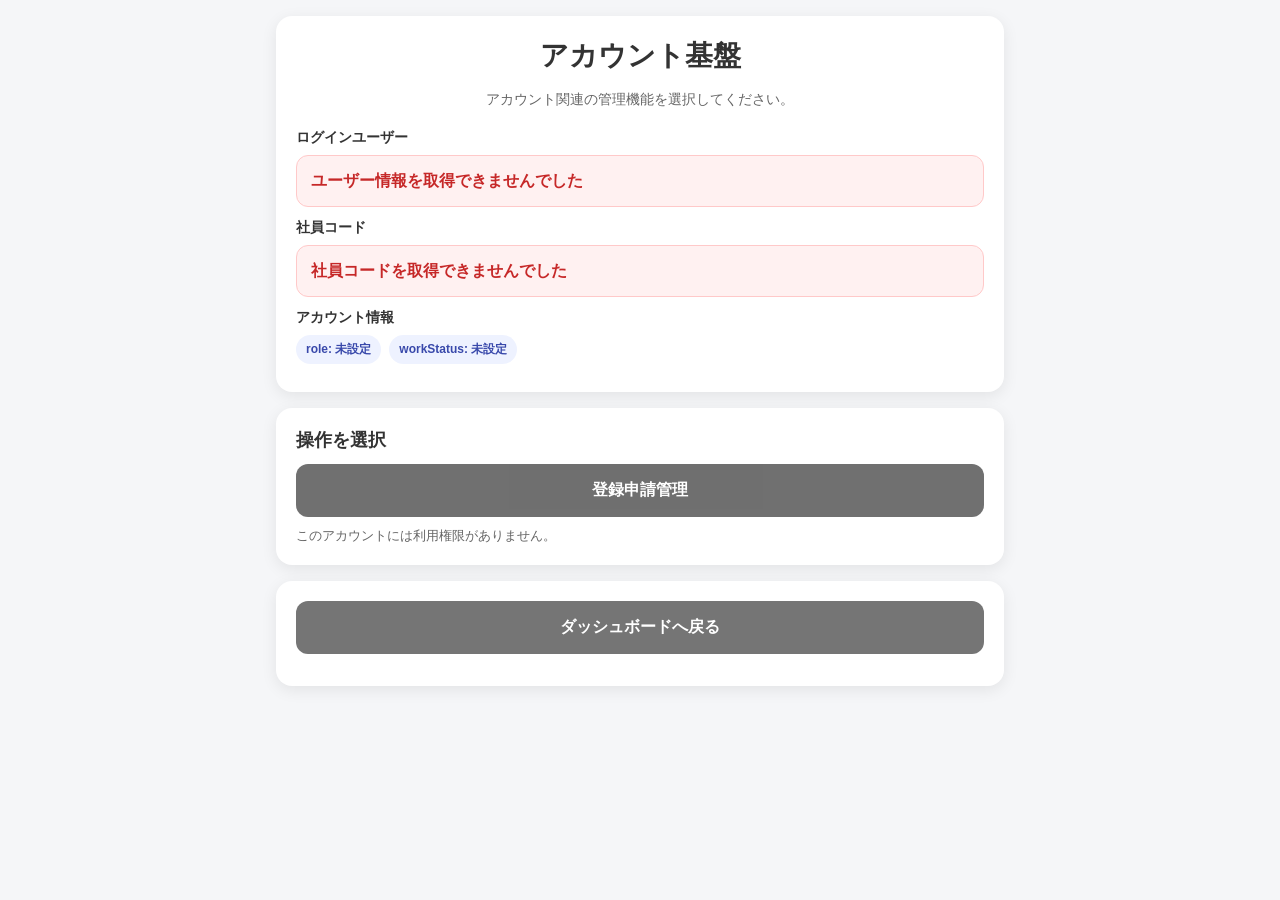
<file: account-portal.html>
<!DOCTYPE html>
<html lang="ja">
<head>
  <meta charset="UTF-8" />
  <meta name="viewport" content="width=device-width, initial-scale=1.0" />
  <title>Account Portal</title>
  <link rel="stylesheet" href="./css/account-portal.css" />
</head>
<body>
  <div class="container">
    <div class="card">
      <h1>アカウント基盤</h1>
      <div class="description">
        アカウント関連の管理機能を選択してください。
      </div>

      <div id="entryBannerArea"></div>

      <label>ログインユーザー</label>
      <div class="info-box" id="userNameBox">取得中...</div>

      <div class="mt-12">
        <label>社員コード</label>
        <div class="info-box" id="employeeCodeBox">取得中...</div>
      </div>

      <div class="mt-12">
        <label>アカウント情報</label>
        <div id="accountMetaArea"></div>
      </div>
    </div>

    <div class="card">
      <h2>操作を選択</h2>

      <div class="button-stack">
        <button class="main-btn" id="goSignupAdminBtn" type="button">登録申請管理</button>
      </div>

      <div class="hint" id="portalHint">管理対象ロールのみ利用できます。</div>
    </div>

    <div class="card">
      <button class="back-btn" id="backToDashboardBtn" type="button">ダッシュボードへ戻る</button>
      <div class="message" id="messageBox"></div>
    </div>
  </div>

  <script type="module" src="./js/account-portal/main.js"></script>
</body>
</html>
</file>
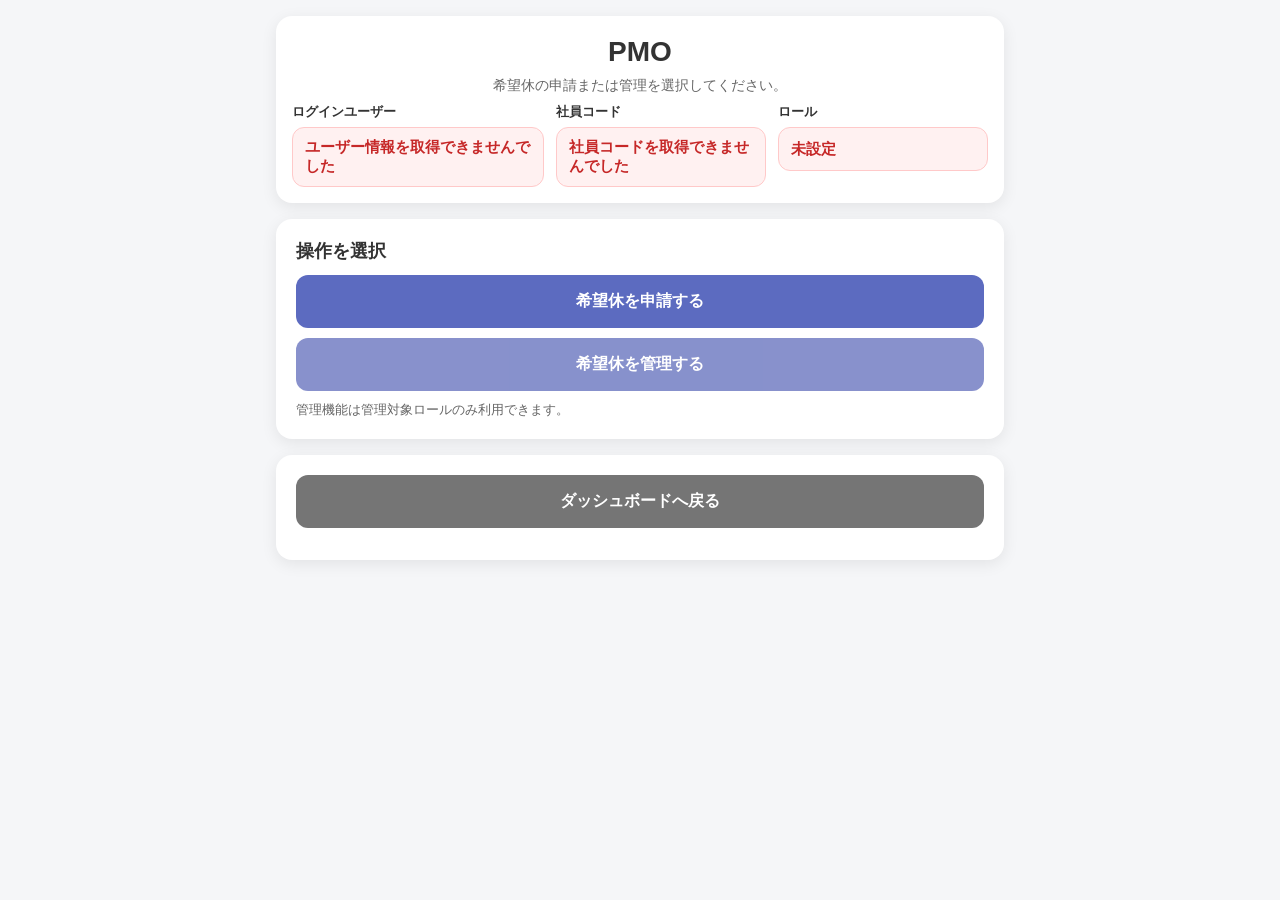
<file: pmo-portal.html>
<!DOCTYPE html>
<html lang="ja">
<head>
  <meta charset="UTF-8" />
  <meta name="viewport" content="width=device-width, initial-scale=1.0" />
  <title>PMO Portal</title>
  <link rel="stylesheet" href="./css/pmo-portal.css" />
</head>
<body>
  <div id="developerMetaArea" class="developer-meta" style="display: none;"></div>

  <div class="container">
    <div class="card compact-card">
      <h1>PMO</h1>
      <div class="description">
        希望休の申請または管理を選択してください。
      </div>

      <div class="info-compact-grid info-compact-grid-3">
        <div class="info-compact-item">
          <label>ログインユーザー</label>
          <div class="info-box" id="userNameBox">取得中...</div>
        </div>

        <div class="info-compact-item">
          <label>社員コード</label>
          <div class="info-box" id="employeeCodeBox">取得中...</div>
        </div>

        <div class="info-compact-item">
          <label>ロール</label>
          <div class="info-box" id="roleBox">取得中...</div>
        </div>
      </div>
    </div>

    <div class="card">
      <h2>操作を選択</h2>

      <div class="button-stack">
        <button class="submit-btn" id="goApplyBtn" type="button">希望休を申請する</button>
        <button class="manage-btn" id="goManageBtn" type="button">希望休を管理する</button>
      </div>

      <div class="hint" id="manageHint">
        管理機能は管理対象ロールのみ利用できます。
      </div>
    </div>

    <div class="card">
      <button class="clear-btn" id="backToDashboardBtn" type="button">ダッシュボードへ戻る</button>
      <div class="message" id="messageBox"></div>
    </div>
  </div>

  <script type="module" src="./js/pmo-portal/main.js?v=2"></script>
</body>
</html>
</file>
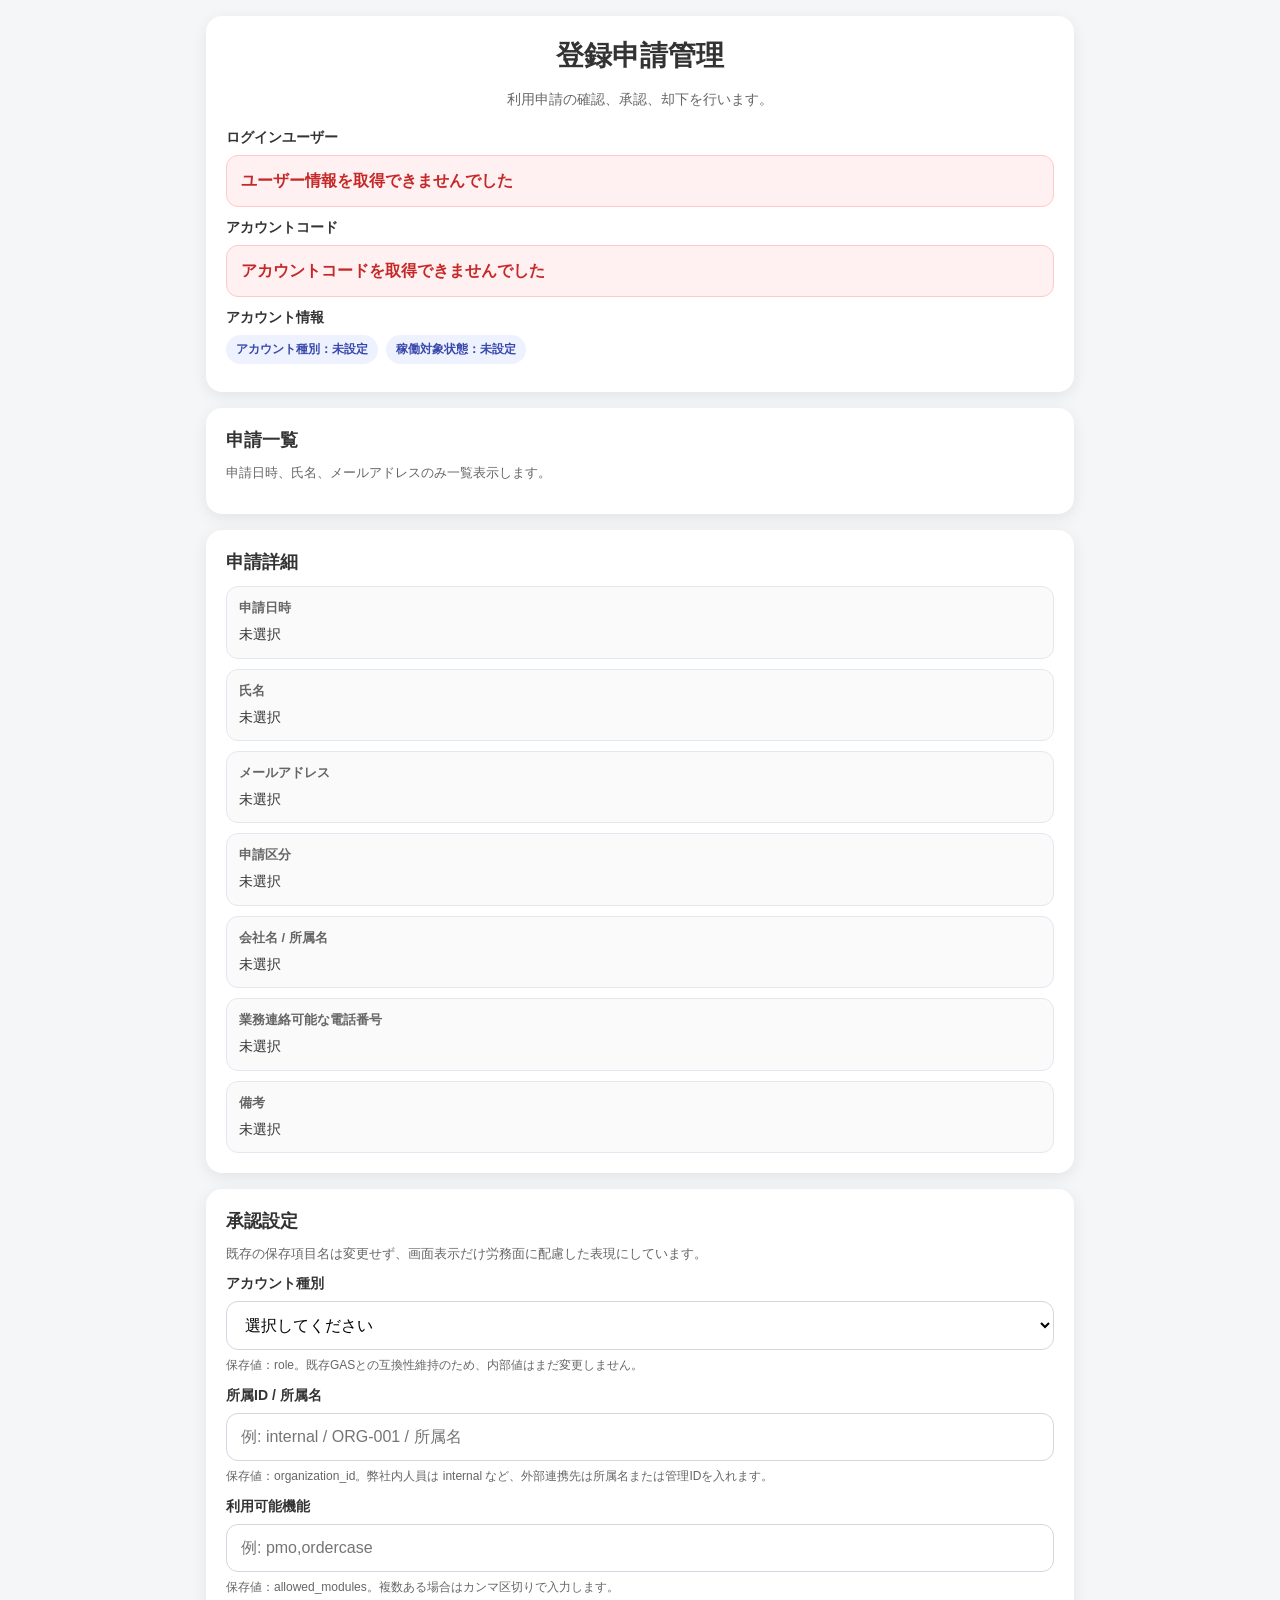
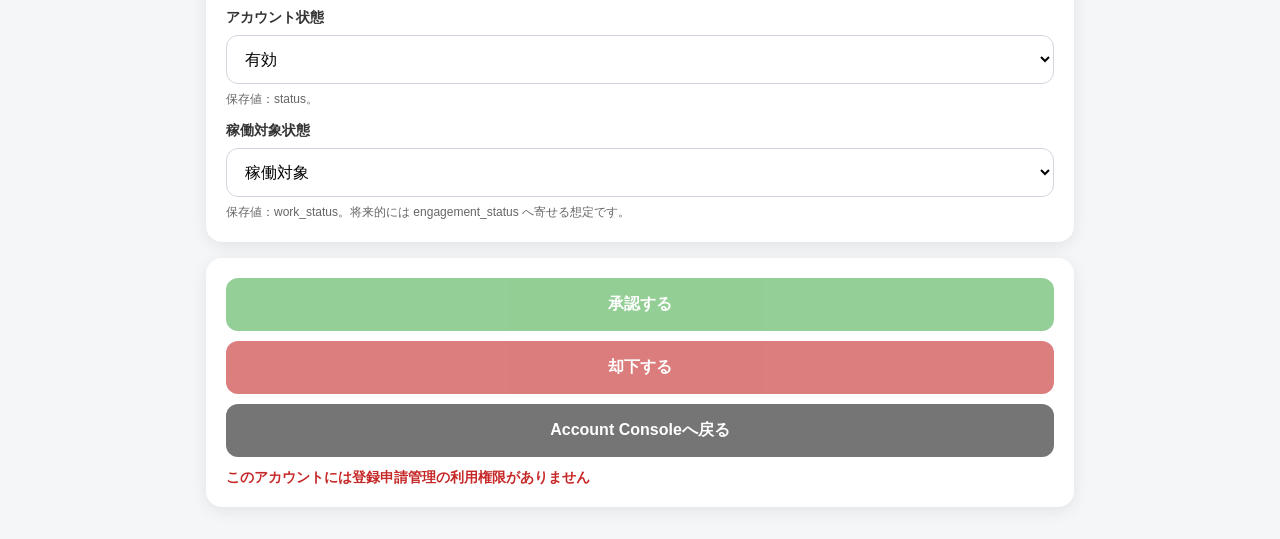
<file: signup-admin.html>
<!DOCTYPE html>
<html lang="ja">
<head>
  <meta charset="UTF-8" />
  <meta name="viewport" content="width=device-width, initial-scale=1.0" />
  <title>登録申請管理</title>
  <link rel="stylesheet" href="./css/signup-admin.css" />
</head>
<body>
  <div class="container">
    <div class="card">
      <h1>登録申請管理</h1>
      <div class="description">
        利用申請の確認、承認、却下を行います。
      </div>

      <div id="entryBannerArea"></div>

      <label>ログインユーザー</label>
      <div class="info-box" id="userNameBox">取得中...</div>

      <div class="mt-12">
        <label>アカウントコード</label>
        <div class="info-box" id="employeeCodeBox">取得中...</div>
      </div>

      <div class="mt-12">
        <label>アカウント情報</label>
        <div id="accountMetaArea"></div>
      </div>
    </div>

    <div class="card">
      <h2>申請一覧</h2>
      <div class="hint">申請日時、氏名、メールアドレスのみ一覧表示します。</div>
      <div id="requestListArea" class="list-area"></div>
    </div>

    <div class="card">
      <h2>申請詳細</h2>

      <div class="detail-grid">
        <div class="detail-row">
          <div class="detail-label">申請日時</div>
          <div class="detail-value" id="detailSubmittedAt">未選択</div>
        </div>

        <div class="detail-row">
          <div class="detail-label">氏名</div>
          <div class="detail-value" id="detailApplicantName">未選択</div>
        </div>

        <div class="detail-row">
          <div class="detail-label">メールアドレス</div>
          <div class="detail-value" id="detailApplicantEmail">未選択</div>
        </div>

        <div class="detail-row">
          <div class="detail-label">申請区分</div>
          <div class="detail-value" id="detailApplicantType">未選択</div>
        </div>

        <div class="detail-row">
          <div class="detail-label">会社名 / 所属名</div>
          <div class="detail-value" id="detailCompanyName">未選択</div>
        </div>

        <div class="detail-row">
          <div class="detail-label">業務連絡可能な電話番号</div>
          <div class="detail-value" id="detailPhone">未選択</div>
        </div>

        <div class="detail-row">
          <div class="detail-label">備考</div>
          <div class="detail-value" id="detailNote">未選択</div>
        </div>
      </div>
    </div>

    <div class="card">
      <h2>承認設定</h2>
      <div class="hint">
        既存の保存項目名は変更せず、画面表示だけ労務面に配慮した表現にしています。
      </div>

      <label for="roleSelect">アカウント種別</label>
      <select id="roleSelect" class="select-box">
        <option value="">選択してください</option>
        <option value="employee">弊社内人員</option>
        <option value="partner_individual">アライアンス個人</option>
        <option value="partner_company_admin">アライアンス法人 管理者</option>
      </select>
      <div class="field-note">保存値：role。既存GASとの互換性維持のため、内部値はまだ変更しません。</div>

      <label for="organizationIdInput" class="mt-12">所属ID / 所属名</label>
      <input type="text" id="organizationIdInput" class="text-box" placeholder="例: internal / ORG-001 / 所属名" />
      <div class="field-note">保存値：organization_id。弊社内人員は internal など、外部連携先は所属名または管理IDを入れます。</div>

      <label for="allowedModulesInput" class="mt-12">利用可能機能</label>
      <input type="text" id="allowedModulesInput" class="text-box" placeholder="例: pmo,ordercase" />
      <div class="field-note">保存値：allowed_modules。複数ある場合はカンマ区切りで入力します。</div>

      <label for="statusSelect" class="mt-12">アカウント状態</label>
      <select id="statusSelect" class="select-box">
        <option value="active">有効</option>
        <option value="inactive">停止</option>
      </select>
      <div class="field-note">保存値：status。</div>

      <label for="workStatusSelect" class="mt-12">稼働対象状態</label>
      <select id="workStatusSelect" class="select-box">
        <option value="on">稼働対象</option>
        <option value="off">稼働対象外</option>
      </select>
      <div class="field-note">保存値：work_status。将来的には engagement_status へ寄せる想定です。</div>
    </div>

    <div class="card">
      <div class="button-stack">
        <button class="approve-btn" id="approveBtn" type="button">承認する</button>
        <button class="reject-btn" id="rejectBtn" type="button">却下する</button>
        <button class="back-btn" id="backToAccountPortalBtn" type="button">Account Consoleへ戻る</button>
      </div>

      <div class="message" id="messageBox"></div>
    </div>
  </div>

  <script type="module" src="./js/signup-admin/main.js"></script>
</body>
</html>
</file>
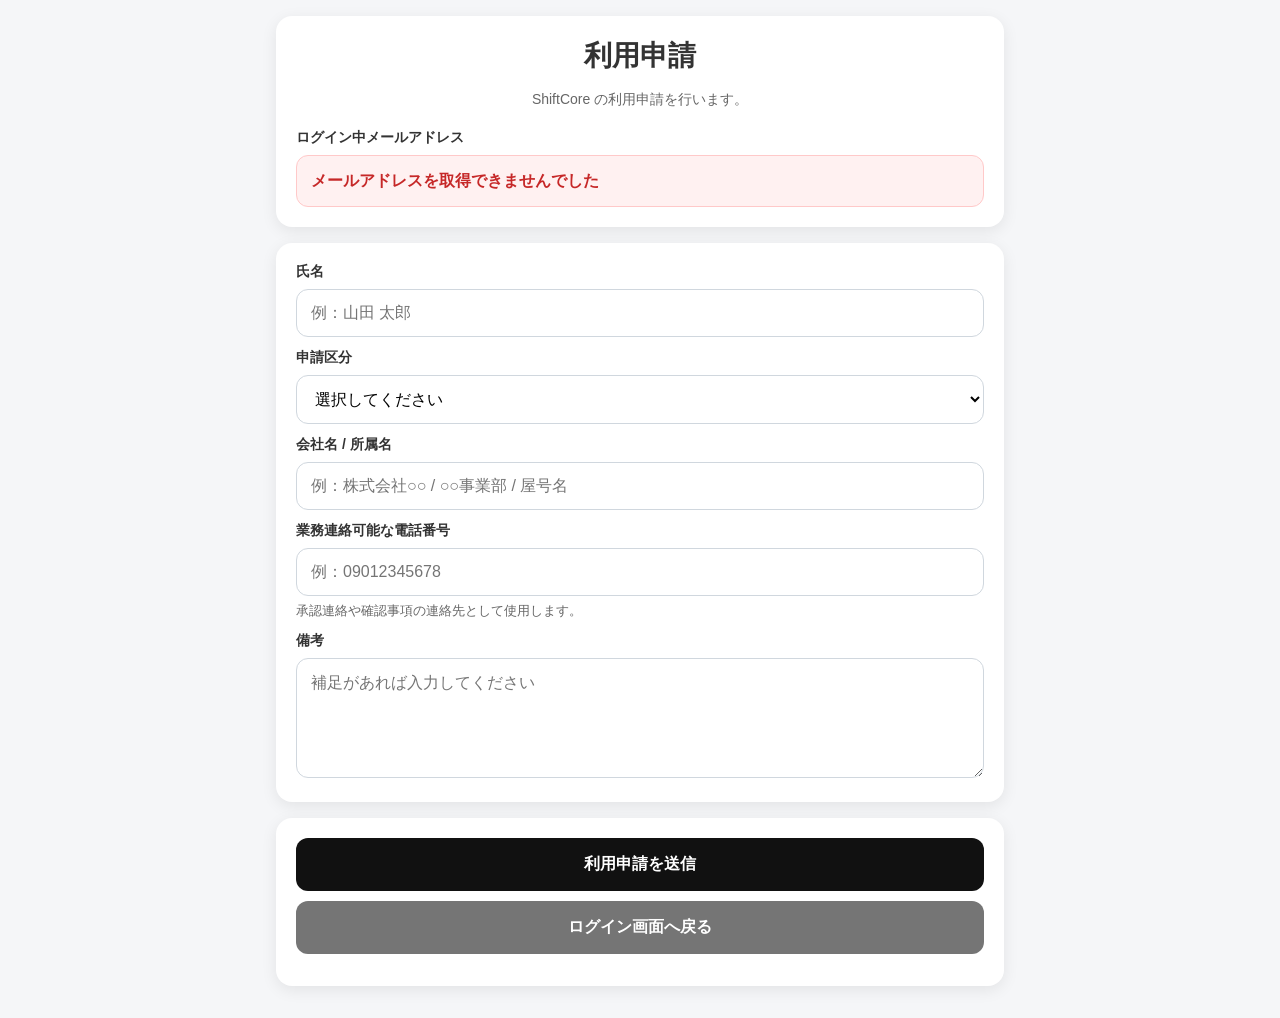
<file: signup-request.html>
<!DOCTYPE html>
<html lang="ja">
<head>
  <meta charset="UTF-8" />
  <meta name="viewport" content="width=device-width, initial-scale=1.0" />
  <title>利用申請</title>
  <link rel="stylesheet" href="./css/signup-request.css" />
  <link rel="stylesheet" href="./css/line-browser-guard.css" />
</head>
<body>
  <div class="container">
    <div class="card">
      <h1>利用申請</h1>
      <div class="description">
        ShiftCore の利用申請を行います。
      </div>

      <label>ログイン中メールアドレス</label>
      <div class="info-box" id="emailBox">取得中...</div>
    </div>

    <div class="card">
      <label for="applicantNameInput">氏名</label>
      <input type="text" id="applicantNameInput" class="text-box" placeholder="例：山田 太郎" />

      <label for="applicantTypeSelect" class="mt-12">申請区分</label>
      <select id="applicantTypeSelect" class="select-box">
        <option value="">選択してください</option>
        <option value="employee">弊社社員</option>
        <option value="partner_individual">協力個人</option>
        <option value="partner_company_admin">協力会社代表</option>
      </select>

      <label for="companyNameInput" class="mt-12">会社名 / 所属名</label>
      <input type="text" id="companyNameInput" class="text-box" placeholder="例：株式会社○○ / ○○事業部 / 屋号名" />

      <label for="phoneInput" class="mt-12">業務連絡可能な電話番号</label>
      <input type="text" id="phoneInput" class="text-box" placeholder="例：09012345678" />
      <div class="hint">承認連絡や確認事項の連絡先として使用します。</div>

      <label for="noteInput" class="mt-12">備考</label>
      <textarea id="noteInput" class="text-area" placeholder="補足があれば入力してください"></textarea>
    </div>

    <div class="card">
      <div class="button-stack">
        <button class="submit-btn" id="submitBtn" type="button">利用申請を送信</button>
        <button class="back-btn" id="backToLoginBtn" type="button">ログイン画面へ戻る</button>
      </div>

      <div class="message" id="messageBox"></div>
    </div>
  </div>

  <script type="module" src="./js/signup-request/main.js"></script>
<script type="module">
  import { initLineBrowserGuard } from "./js/common/line-browser-guard.js";
  initLineBrowserGuard({ pageLabel: "利用申請画面" });
</script>
</body>
</html>
</file>
<file: css/account-portal.css>
* { box-sizing: border-box; }

body {
  margin: 0;
  font-family: sans-serif;
  background: #f5f6f8;
  color: #333;
}

.container {
  max-width: 760px;
  margin: 0 auto;
  padding: 16px;
}

.card {
  background: #fff;
  border-radius: 16px;
  padding: 20px;
  box-shadow: 0 4px 16px rgba(0,0,0,.08);
  margin-bottom: 16px;
}

h1 {
  margin: 0 0 16px;
  font-size: 28px;
  text-align: center;
  line-height: 1.4;
}

h2 {
  margin: 0 0 12px;
  font-size: 18px;
}

.description {
  text-align: center;
  color: #666;
  margin-bottom: 20px;
  font-size: 14px;
}

label {
  display: block;
  font-weight: bold;
  margin-bottom: 8px;
  font-size: 14px;
}

.mt-12 {
  margin-top: 12px;
}

.info-box {
  padding: 14px;
  border-radius: 12px;
  background: #f8fafc;
  border: 1px solid #e2e8f0;
  min-height: 52px;
  display: flex;
  align-items: center;
  font-weight: bold;
  word-break: break-word;
}

.info-box.error {
  background: #fff1f1;
  border-color: #ffc9c9;
  color: #c62828;
}

.info-box.success {
  background: #f0fff4;
  border-color: #b7ebc6;
  color: #1b5e20;
}

.badge {
  display: inline-block;
  padding: 6px 10px;
  border-radius: 999px;
  font-size: 12px;
  font-weight: bold;
  background: #eef2ff;
  color: #3949ab;
  margin-right: 8px;
  margin-bottom: 8px;
}

.button-stack {
  display: grid;
  gap: 10px;
}

button {
  width: 100%;
  border: none;
  border-radius: 12px;
  font-size: 16px;
  cursor: pointer;
  padding: 16px;
  font-weight: bold;
}

.main-btn {
  background: #111;
  color: #fff;
}

.back-btn {
  background: #757575;
  color: #fff;
}

button:disabled {
  opacity: .6;
  cursor: not-allowed;
}

.hint {
  font-size: 13px;
  color: #666;
  margin-top: 10px;
}

.message {
  margin-top: 12px;
  font-size: 14px;
  font-weight: bold;
  white-space: pre-wrap;
}

.message.error { color: #c62828; }
.message.success { color: #1b5e20; }

@media (max-width: 480px) {
  h1 {
    font-size: 24px;
  }

  .card {
    padding: 16px;
    border-radius: 14px;
  }
}
</file>
<file: css/pmo-portal.css>
* { box-sizing: border-box; }

body {
  margin: 0;
  font-family: sans-serif;
  background: #f5f6f8;
  color: #333;
}

.container {
  max-width: 760px;
  margin: 0 auto;
  padding: 16px;
}

.card {
  background: #fff;
  border-radius: 16px;
  padding: 20px;
  box-shadow: 0 4px 16px rgba(0,0,0,.08);
  margin-bottom: 16px;
}

.card.compact-card {
  padding: 16px;
}

h1 {
  margin: 0 0 16px;
  font-size: 28px;
  text-align: center;
  line-height: 1.4;
}

.card.compact-card h1 {
  margin-bottom: 6px;
}

h2 {
  margin: 0 0 12px;
  font-size: 18px;
}

.description {
  text-align: center;
  color: #666;
  margin-bottom: 20px;
  font-size: 14px;
}

.card.compact-card .description {
  margin-bottom: 8px;
}

label {
  display: block;
  font-weight: bold;
  margin-bottom: 8px;
  font-size: 14px;
}

.mt-12 {
  margin-top: 12px;
}

.info-box {
  padding: 14px;
  border-radius: 12px;
  background: #f8fafc;
  border: 1px solid #e2e8f0;
  min-height: 52px;
  display: flex;
  align-items: center;
  font-weight: bold;
  word-break: break-word;
}

.info-box.error {
  background: #fff1f1;
  border-color: #ffc9c9;
  color: #c62828;
}

.info-box.success {
  background: #f0fff4;
  border-color: #b7ebc6;
  color: #1b5e20;
}

.badge {
  display: inline-block;
  padding: 6px 10px;
  border-radius: 999px;
  font-size: 12px;
  font-weight: bold;
  background: #eef2ff;
  color: #3949ab;
  margin-right: 8px;
  margin-bottom: 8px;
}

.button-stack {
  display: grid;
  gap: 10px;
}

button {
  width: 100%;
  border: none;
  border-radius: 12px;
  font-size: 16px;
  cursor: pointer;
  padding: 16px;
  font-weight: bold;
}

.submit-btn {
  background: #5c6bc0;
  color: #fff;
}

.manage-btn {
  background: #3949ab;
  color: #fff;
}

.clear-btn {
  background: #757575;
  color: #fff;
}

button:disabled {
  opacity: .6;
  cursor: not-allowed;
}

.hint {
  font-size: 13px;
  color: #666;
  margin-top: 10px;
}

.message {
  margin-top: 12px;
  font-size: 14px;
  font-weight: bold;
  white-space: pre-wrap;
}

.message.error { color: #c62828; }
.message.success { color: #1b5e20; }

/* devモニター */
.developer-meta {
  max-width: 760px;
  margin: 6px auto 8px;
  padding: 0 16px;
  font-size: 12px;
  line-height: 1.4;
  color: #667085;
}

.developer-meta-inner {
  display: inline-flex;
  flex-wrap: wrap;
  gap: 8px;
  align-items: center;
  padding: 6px 10px;
  border-radius: 999px;
  background: #f3f4f6;
  border: 1px solid #e5e7eb;
}

/* 上カード省スペース化 */
.info-compact-grid {
  display: grid;
  grid-template-columns: 1fr 1fr;
  gap: 12px;
  margin-top: 8px;
}

.info-compact-grid-3 {
  grid-template-columns: 1.2fr 1fr 1fr;
}

.info-compact-item label {
  margin-bottom: 6px;
  font-size: 13px;
}

.info-compact-item .info-box {
  min-height: 44px;
  padding: 10px 12px;
  font-size: 15px;
}

@media (max-width: 640px) {
  .info-compact-grid,
  .info-compact-grid-3 {
    grid-template-columns: 1fr;
  }

  .developer-meta {
    margin-bottom: 6px;
    padding: 0 12px;
  }
}

@media (max-width: 480px) {
  h1 {
    font-size: 24px;
  }

  .card {
    padding: 16px;
    border-radius: 14px;
  }
}
</file>
<file: css/signup-admin.css>
* { box-sizing: border-box; }

body {
  margin: 0;
  font-family: sans-serif;
  background: #f5f6f8;
  color: #333;
}

.container {
  max-width: 900px;
  margin: 0 auto;
  padding: 16px;
}

.card {
  background: #fff;
  border-radius: 16px;
  padding: 20px;
  box-shadow: 0 4px 16px rgba(0,0,0,.08);
  margin-bottom: 16px;
}

h1 {
  margin: 0 0 16px;
  font-size: 28px;
  text-align: center;
  line-height: 1.4;
}

h2 {
  margin: 0 0 12px;
  font-size: 18px;
}

.description {
  text-align: center;
  color: #666;
  margin-bottom: 20px;
  font-size: 14px;
}

label {
  display: block;
  font-weight: bold;
  margin-bottom: 8px;
  font-size: 14px;
}

.mt-12 {
  margin-top: 12px;
}

.info-box {
  padding: 14px;
  border-radius: 12px;
  background: #f8fafc;
  border: 1px solid #e2e8f0;
  min-height: 52px;
  display: flex;
  align-items: center;
  font-weight: bold;
  word-break: break-word;
}

.info-box.error {
  background: #fff1f1;
  border-color: #ffc9c9;
  color: #c62828;
}

.info-box.success {
  background: #f0fff4;
  border-color: #b7ebc6;
  color: #1b5e20;
}

.badge {
  display: inline-block;
  padding: 6px 10px;
  border-radius: 999px;
  font-size: 12px;
  font-weight: bold;
  background: #eef2ff;
  color: #3949ab;
  margin-right: 8px;
  margin-bottom: 8px;
}

.hint {
  font-size: 13px;
  color: #666;
  margin-top: 6px;
  margin-bottom: 12px;
}

.list-area {
  display: grid;
  gap: 10px;
}

.request-item {
  border: 1px solid #e2e8f0;
  border-radius: 12px;
  padding: 14px;
  background: #fafafa;
}

.request-item-header {
  font-weight: bold;
  margin-bottom: 8px;
}

.request-item-sub {
  font-size: 14px;
  color: #555;
  margin-bottom: 10px;
  word-break: break-word;
}

.request-item button {
  width: auto;
  min-width: 120px;
}

.detail-grid {
  display: grid;
  gap: 10px;
}

.detail-row {
  border: 1px solid #e2e8f0;
  border-radius: 12px;
  background: #fafafa;
  padding: 12px;
}

.detail-label {
  font-size: 13px;
  color: #666;
  margin-bottom: 6px;
  font-weight: bold;
}

.detail-value {
  font-size: 14px;
  line-height: 1.6;
  white-space: pre-wrap;
  word-break: break-word;
}

.select-box,
.text-box {
  width: 100%;
  border-radius: 12px;
  font-size: 16px;
  border: 1px solid #d0d7de;
  padding: 14px;
  background: #fff;
}

.button-stack {
  display: grid;
  gap: 10px;
}

button {
  width: 100%;
  border: none;
  border-radius: 12px;
  font-size: 16px;
  cursor: pointer;
  padding: 16px;
  font-weight: bold;
}

.approve-btn {
  background: #4caf50;
  color: #fff;
}

.reject-btn {
  background: #c62828;
  color: #fff;
}

.back-btn {
  background: #757575;
  color: #fff;
}

.open-btn {
  background: #111;
  color: #fff;
}

button:disabled,
select:disabled,
input:disabled {
  opacity: .6;
  cursor: not-allowed;
}

.message {
  margin-top: 12px;
  font-size: 14px;
  font-weight: bold;
  white-space: pre-wrap;
}

.message.error { color: #c62828; }
.message.success { color: #1b5e20; }

@media (max-width: 480px) {
  h1 {
    font-size: 24px;
  }

  .card {
    padding: 16px;
    border-radius: 14px;
  }
}

.field-note {
  font-size: 12px;
  color: #666;
  line-height: 1.6;
  margin-top: 6px;
}
</file>
<file: css/signup-request.css>
* { box-sizing: border-box; }

body {
  margin: 0;
  font-family: sans-serif;
  background: #f5f6f8;
  color: #333;
}

.container {
  max-width: 760px;
  margin: 0 auto;
  padding: 16px;
}

.card {
  background: #fff;
  border-radius: 16px;
  padding: 20px;
  box-shadow: 0 4px 16px rgba(0,0,0,.08);
  margin-bottom: 16px;
}

h1 {
  margin: 0 0 16px;
  font-size: 28px;
  text-align: center;
  line-height: 1.4;
}

.description {
  text-align: center;
  color: #666;
  margin-bottom: 20px;
  font-size: 14px;
}

label {
  display: block;
  font-weight: bold;
  margin-bottom: 8px;
  font-size: 14px;
}

.mt-12 {
  margin-top: 12px;
}

.info-box {
  padding: 14px;
  border-radius: 12px;
  background: #f8fafc;
  border: 1px solid #e2e8f0;
  min-height: 52px;
  display: flex;
  align-items: center;
  font-weight: bold;
  word-break: break-word;
}

.info-box.error {
  background: #fff1f1;
  border-color: #ffc9c9;
  color: #c62828;
}

.info-box.success {
  background: #f0fff4;
  border-color: #b7ebc6;
  color: #1b5e20;
}

.text-box,
.select-box,
.text-area {
  width: 100%;
  border-radius: 12px;
  font-size: 16px;
  border: 1px solid #d0d7de;
  padding: 14px;
  background: #fff;
}

.text-area {
  min-height: 120px;
  resize: vertical;
}

.button-stack {
  display: grid;
  gap: 10px;
}

button {
  width: 100%;
  border: none;
  border-radius: 12px;
  font-size: 16px;
  cursor: pointer;
  padding: 16px;
  font-weight: bold;
}

.submit-btn {
  background: #111;
  color: #fff;
}

.back-btn {
  background: #757575;
  color: #fff;
}

button:disabled,
input:disabled,
select:disabled,
textarea:disabled {
  opacity: .6;
  cursor: not-allowed;
}

.hint {
  font-size: 13px;
  color: #666;
  margin-top: 6px;
}

.message {
  margin-top: 12px;
  font-size: 14px;
  font-weight: bold;
  white-space: pre-wrap;
}

.message.error { color: #c62828; }
.message.success { color: #1b5e20; }

@media (max-width: 480px) {
  h1 {
    font-size: 24px;
  }

  .card {
    padding: 16px;
    border-radius: 14px;
  }
}
</file>
<file: css/line-browser-guard.css>
.line-guard-hidden {
  display: none !important;
}

.line-guard-overlay {
  position: fixed;
  inset: 0;
  z-index: 99999;
  background: rgba(15, 23, 42, 0.78);
  display: flex;
  align-items: center;
  justify-content: center;
  padding: 20px;
}

.line-guard-card {
  width: 100%;
  max-width: 520px;
  background: #ffffff;
  border-radius: 20px;
  padding: 22px 18px;
  box-shadow: 0 16px 48px rgba(0, 0, 0, 0.24);
  color: #222;
}

.line-guard-badge {
  display: inline-block;
  margin-bottom: 10px;
  padding: 6px 10px;
  border-radius: 999px;
  background: #e8f5e9;
  color: #1b5e20;
  font-size: 12px;
  font-weight: bold;
}

.line-guard-title {
  margin: 0 0 10px;
  font-size: 24px;
  line-height: 1.4;
  font-weight: 800;
  color: #111827;
}

.line-guard-text {
  margin: 0 0 14px;
  font-size: 14px;
  line-height: 1.8;
  color: #374151;
}

.line-guard-warning {
  margin: 0 0 14px;
  padding: 12px 14px;
  border-radius: 12px;
  background: #fff7ed;
  border: 1px solid #fed7aa;
  color: #9a3412;
  font-size: 13px;
  line-height: 1.7;
  font-weight: 700;
}

.line-guard-button-stack {
  display: grid;
  gap: 10px;
  margin-top: 14px;
}

.line-guard-btn {
  width: 100%;
  border: none;
  border-radius: 12px;
  padding: 15px 16px;
  font-size: 16px;
  font-weight: 800;
  cursor: pointer;
}

.line-guard-btn-primary {
  background: #111827;
  color: #fff;
}

.line-guard-btn-secondary {
  background: #0f766e;
  color: #fff;
}

.line-guard-mini-link {
  margin-top: 14px;
  border: none;
  background: transparent;
  color: #3949ab;
  font-size: 14px;
  font-weight: 700;
  padding: 0;
  cursor: pointer;
  text-align: left;
}

.line-guard-details {
  margin-top: 12px;
  padding: 12px 14px;
  border-radius: 12px;
  background: #f8fafc;
  border: 1px solid #e2e8f0;
}

.line-guard-details-title {
  margin: 0 0 8px;
  font-size: 14px;
  font-weight: 800;
  color: #111827;
}

.line-guard-steps {
  margin: 0;
  padding-left: 18px;
  font-size: 13px;
  line-height: 1.8;
  color: #374151;
}

.line-guard-status {
  margin-top: 10px;
  font-size: 13px;
  font-weight: 700;
  color: #1d4ed8;
  white-space: pre-wrap;
}

.line-guard-body-lock {
  overflow: hidden;
}
</file>
